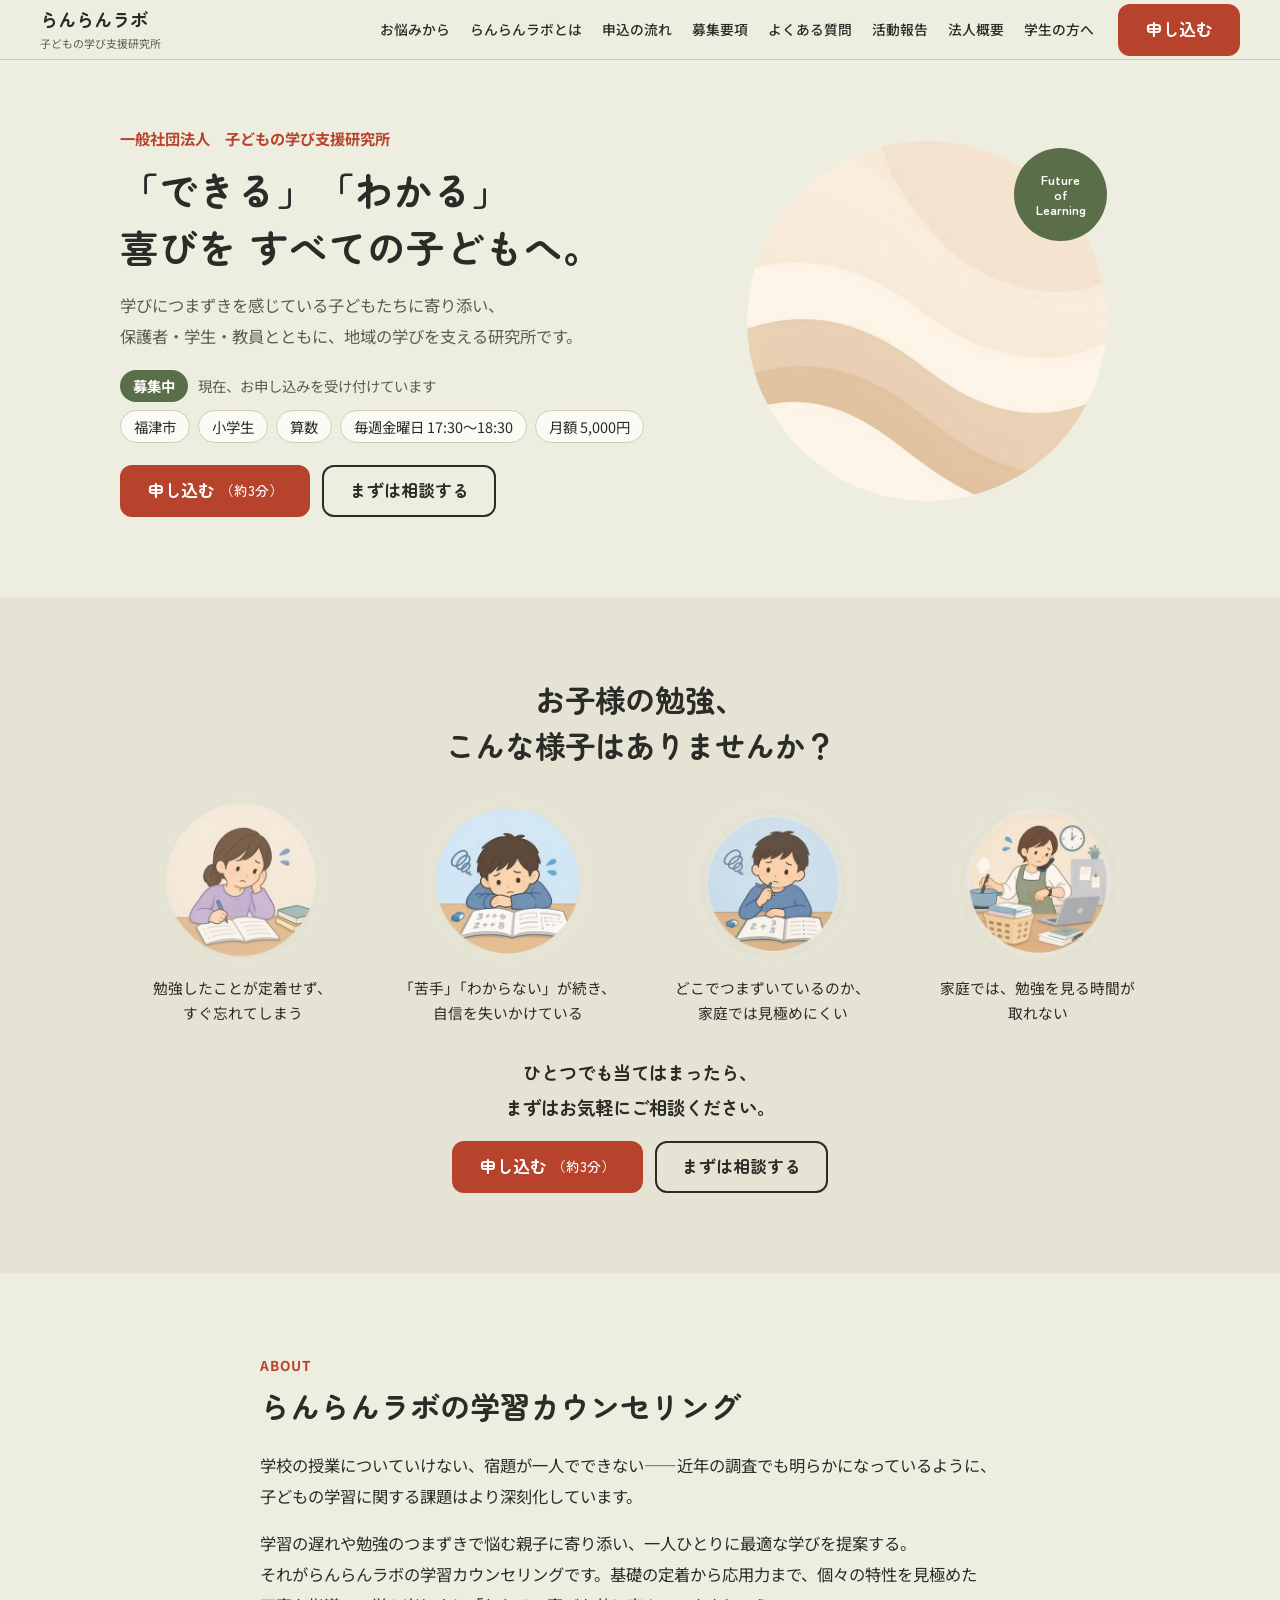
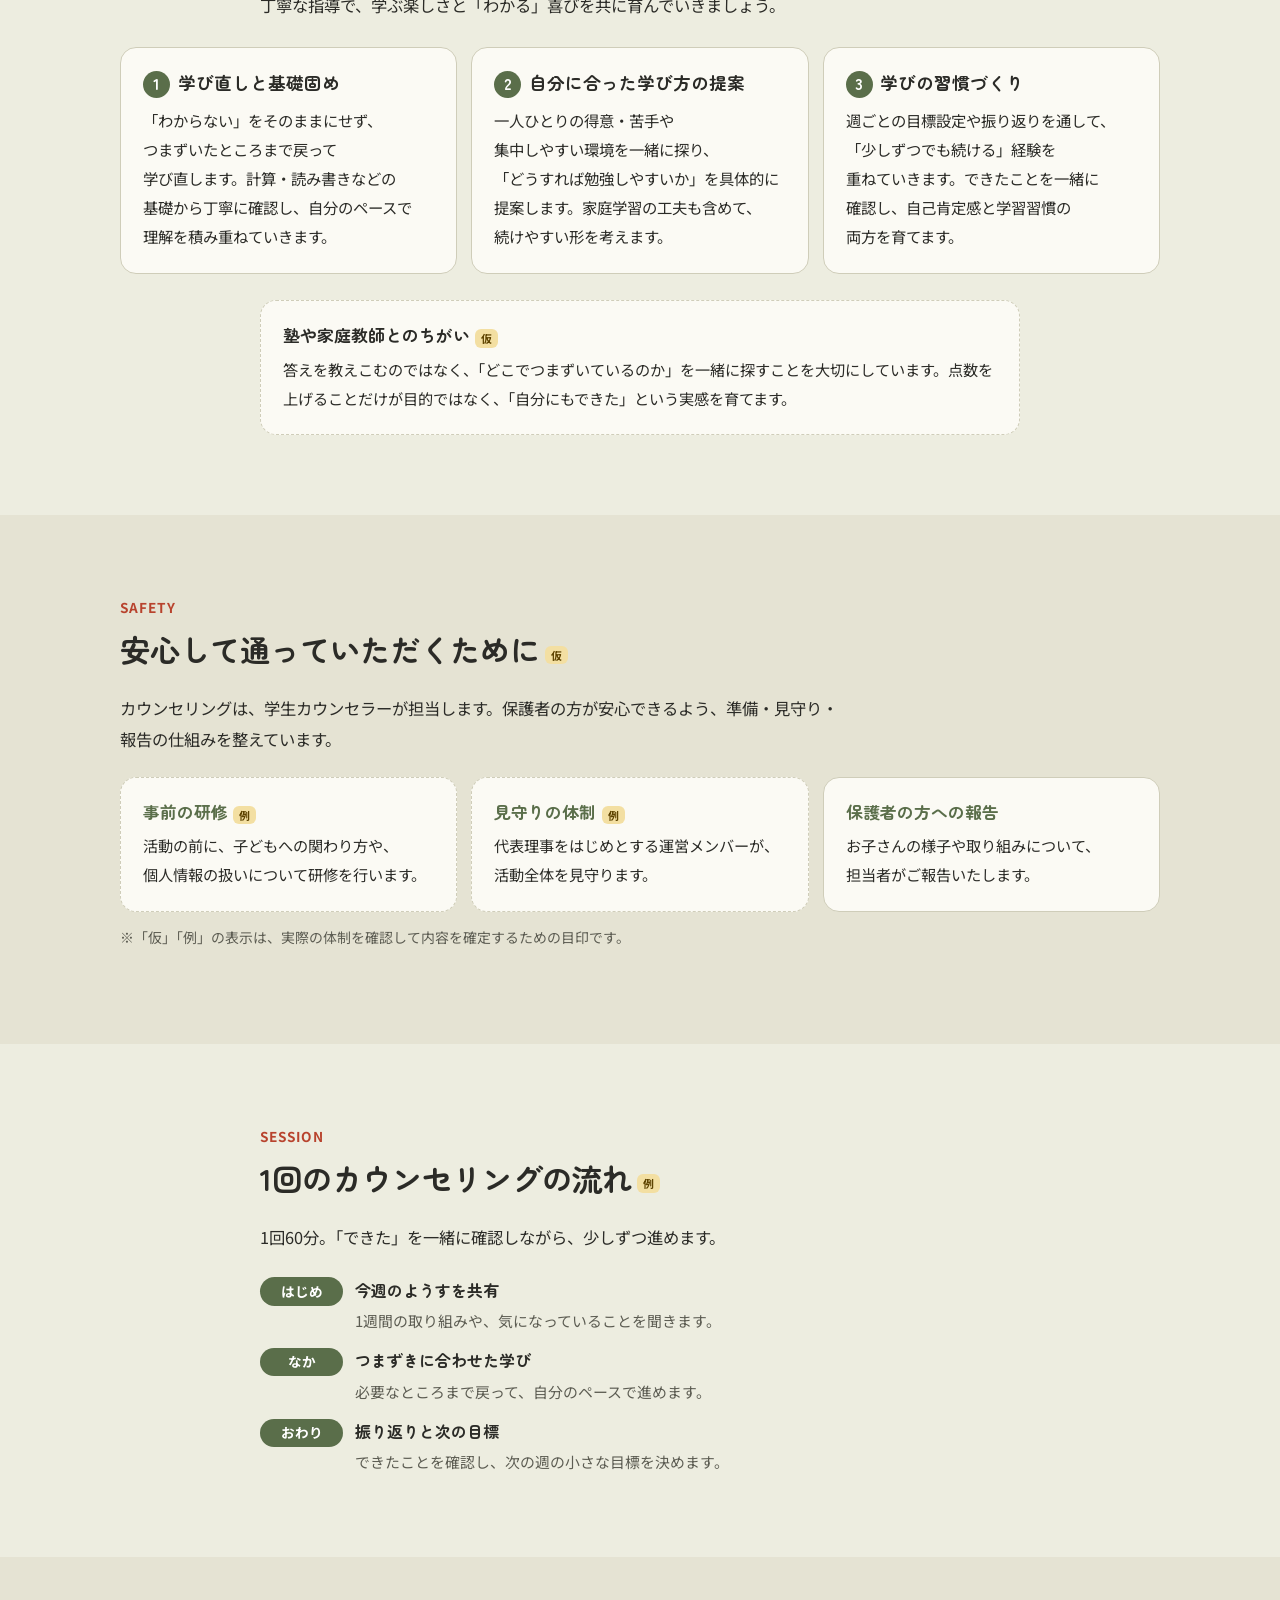
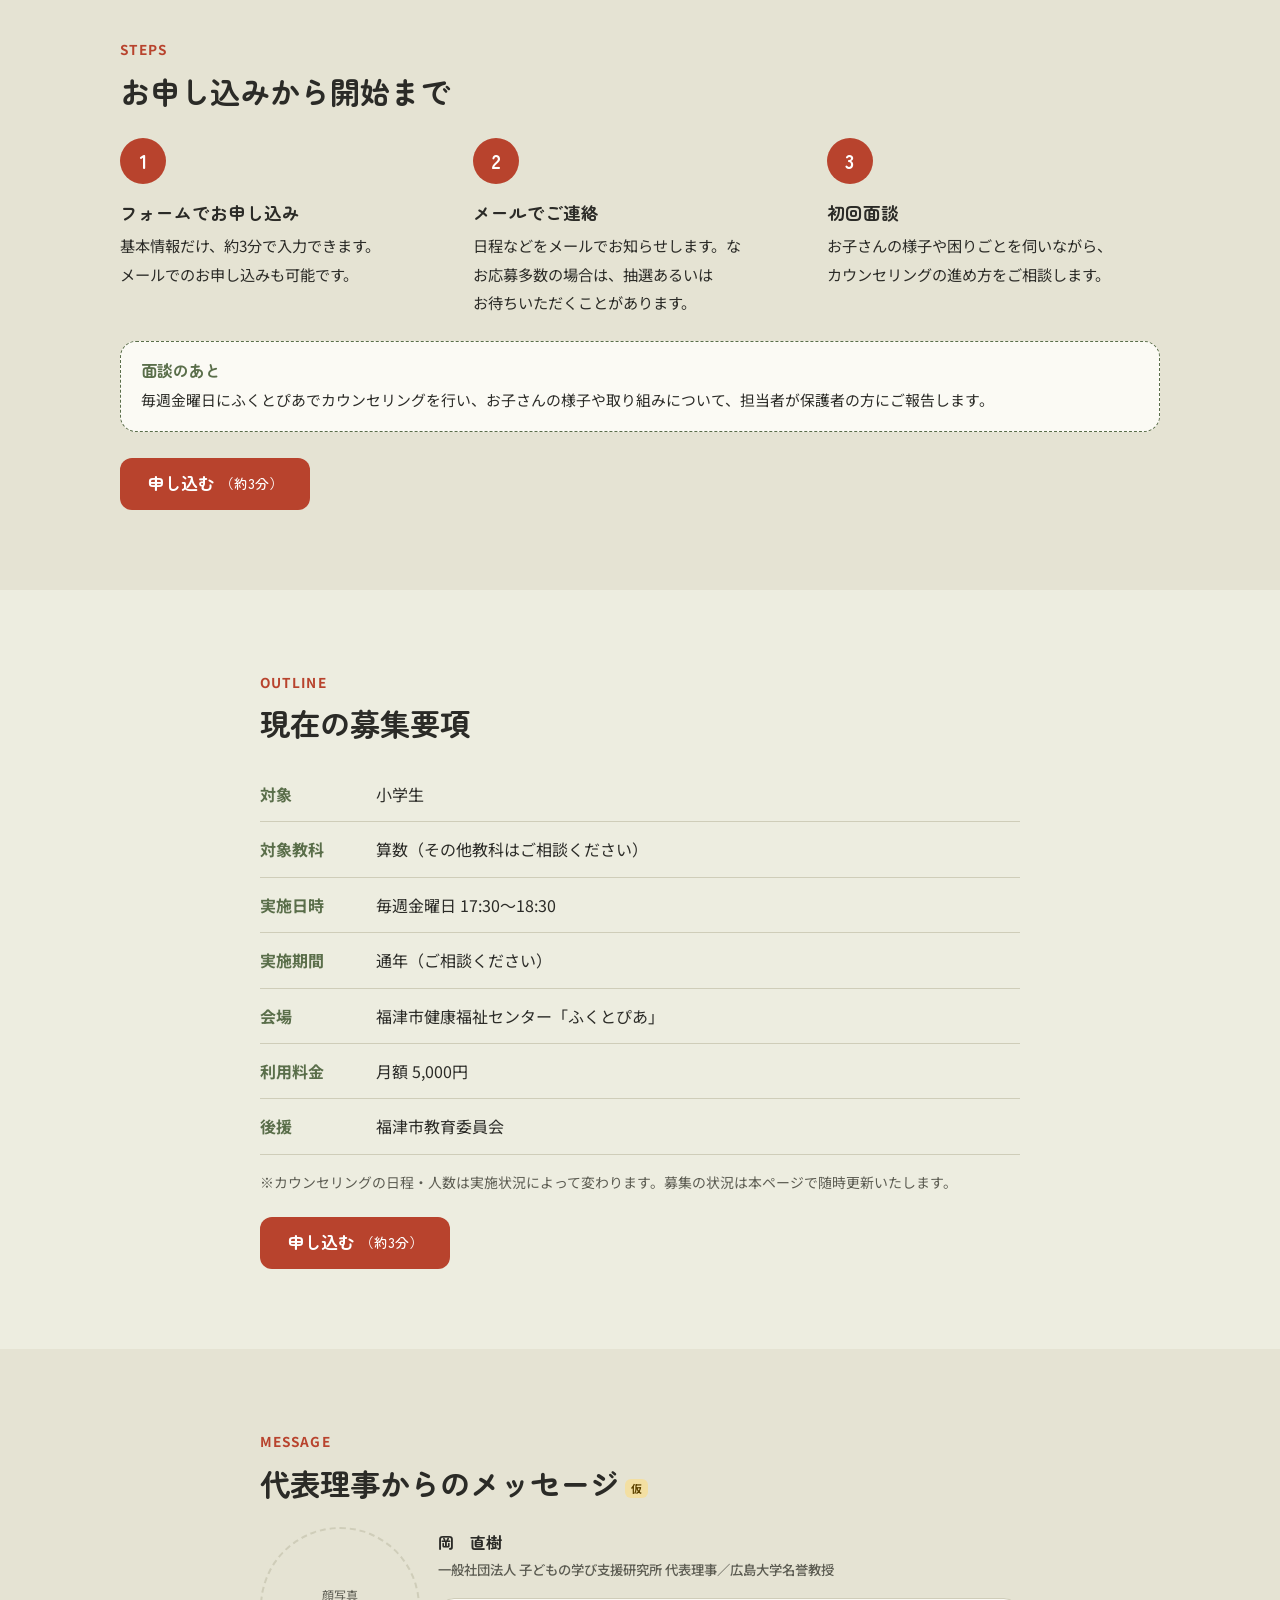
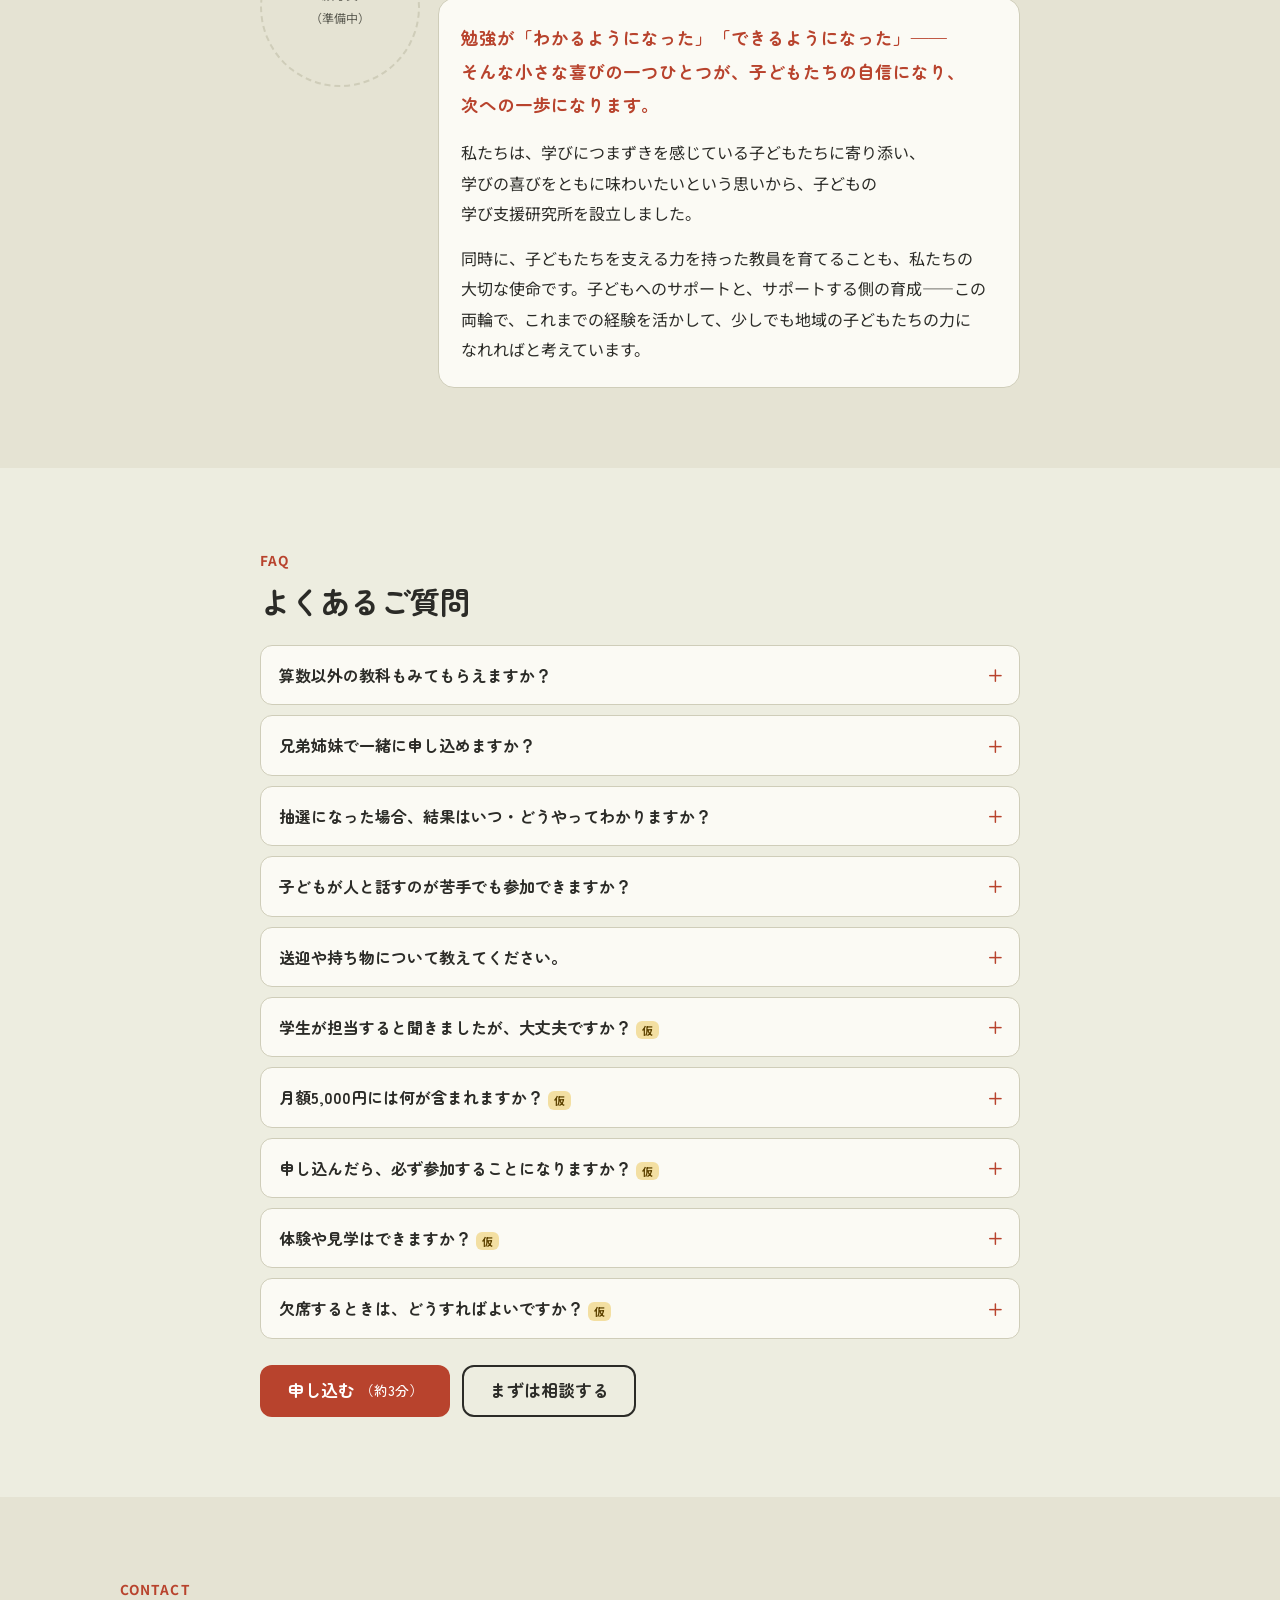
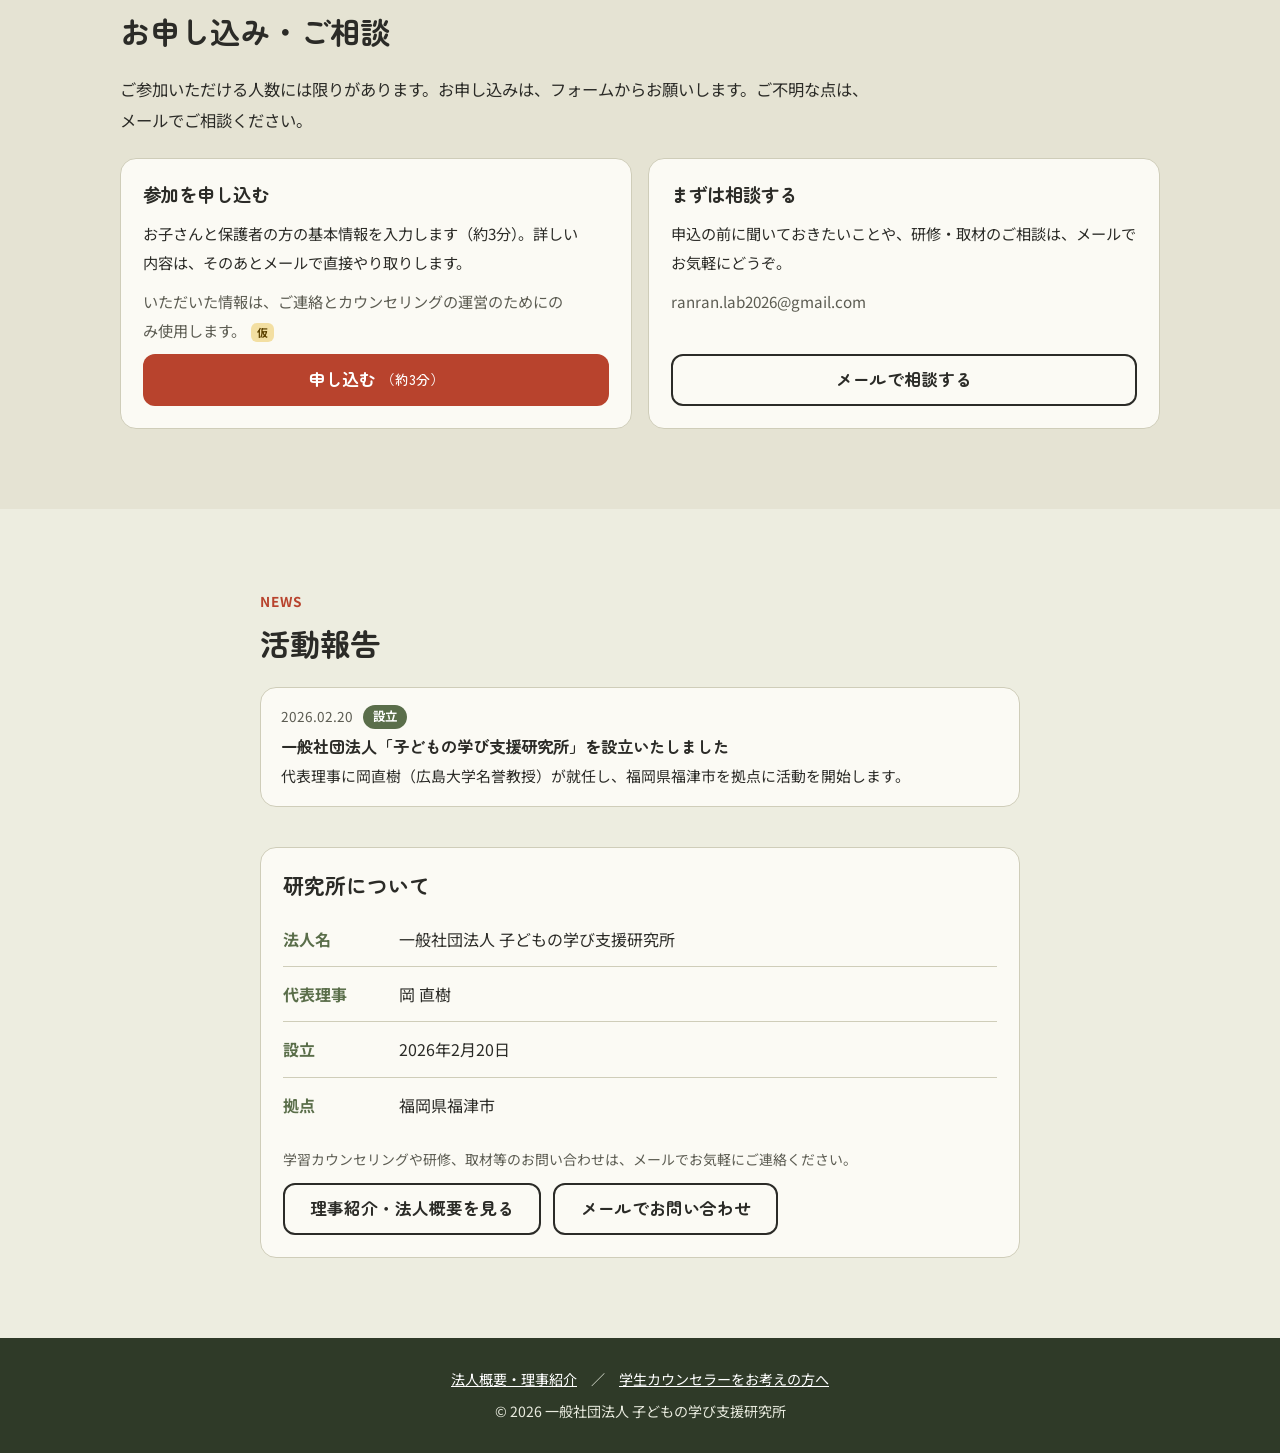
<file: index.html>
<!doctype html>
<html lang="ja">
<head>
  <meta charset="utf-8">
  <meta name="viewport" content="width=device-width, initial-scale=1">
  <meta name="robots" content="noindex, nofollow"><!-- 確認用：本番公開前にこの行を削除する -->
  <title>子どもの学び支援研究所「らんらんラボ」｜福津市の小学生向け学習カウンセリング</title>
  <meta name="description" content="福岡県福津市で、学びにつまずきを感じている小学生と保護者に寄り添う学習カウンセリング「らんらんラボ」。毎週金曜、ふくとぴあで開催。福津市教育委員会後援。">
  <meta name="theme-color" content="#EDEDE0">
  <meta property="og:type" content="website">
  <meta property="og:title" content="子どもの学び支援研究所「らんらんラボ」">
  <meta property="og:description" content="「できる」「わかる」喜びをすべての子どもへ。福津市の小学生向け学習カウンセリング。">
  <link rel="preconnect" href="https://fonts.googleapis.com">
  <link rel="preconnect" href="https://fonts.gstatic.com" crossorigin>
  <link href="https://fonts.googleapis.com/css2?family=Noto+Sans+JP:wght@400;500;700&family=Zen+Maru+Gothic:wght@500;700&display=swap" rel="stylesheet">
  <link rel="stylesheet" href="css/style.css">
</head>
<body>

<header class="site-header" id="top">
  <div class="wrap">
    <a class="brand" href="#top"><b>らんらんラボ</b><small>子どもの学び支援研究所</small></a>
    <nav class="site-nav" id="site-nav" aria-label="メインメニュー">
      <a href="#worries">お悩みから</a>
      <a href="#about">らんらんラボとは</a>
      <a href="#steps">申込の流れ</a>
      <a href="#outline">募集要項</a>
      <a href="#faq">よくある質問</a>
      <a href="#news">活動報告</a>
      <a href="about.html">法人概要</a>
      <a href="students.html">学生の方へ</a>
    </nav>
    <a class="btn btn-primary head-apply" data-cta="apply" href="https://x.gd/C9hQL"><span class="cta-label">申し込む</span></a>
    <button class="nav-toggle" type="button" aria-expanded="false" aria-controls="site-nav" aria-label="メニューを開く"><span></span></button>
  </div>
</header>

<noscript><p class="noscript-note">JavaScriptをオンにすると、募集状況が正しく表示されます。</p></noscript>

<main>

  <!-- 1. トップ -->
  <section class="hero">
    <div class="wrap hero-grid">
      <div>
        <p class="org">一般社団法人　子どもの学び支援研究所</p>
        <h1><span class="nb">「できる」「わかる」</span><br><span class="nb">喜びを</span> <span class="nb">すべての子どもへ。</span></h1>
        <p class="lead">学びにつまずきを感じている子どもたちに寄り添い、<br>保護者・学生・教員とともに、地域の学びを支える研究所です。</p>

        <div class="status-line">
          <span class="badge" data-site="status-label">募集中</span>
          <span class="status-note" data-site="status-note">現在、お申し込みを受け付けています</span>
        </div>
        <ul class="facts" aria-label="概要">
          <li data-fact="area">福津市</li>
          <li data-fact="target">小学生</li>
          <li>算数</li>
          <li data-fact="schedule">毎週金曜日 17:30〜18:30</li>
          <li data-fact="fee">月額 5,000円</li>
        </ul>
        <div class="btn-row" id="hero-cta">
          <a class="btn btn-primary" data-cta="apply" href="https://x.gd/C9hQL" target="_blank" rel="noopener"><span class="cta-label">申し込む</span><span class="cta-min">（約3分）</span></a>
          <a class="btn btn-ghost" data-cta="consult" href="mailto:ranran.lab2026@gmail.com?subject=%E5%AD%A6%E7%BF%92%E6%94%AF%E6%8F%B4%20%E3%82%89%E3%82%93%E3%82%89%E3%82%93%E3%83%A9%E3%83%9C%20%E3%81%94%E7%9B%B8%E8%AB%87">まずは相談する</a>
        </div>
      </div>

      <div class="hero-art" aria-hidden="true">
        <img src="assets/hero-wave.jpg" alt="" width="788" height="788" fetchpriority="high">
        <div class="tag">Future<br>of<br>Learning</div>
      </div>
    </div>
  </section>

  <!-- 2. こんな様子はありませんか？ -->
  <section class="section alt" id="worries">
    <div class="wrap">
      <h2 class="center">お子様の勉強、<br>こんな様子はありませんか？</h2>
      <ul class="worries">
        <li><img src="assets/worry1.jpg" alt="" width="364" height="364" loading="lazy">勉強したことが定着せず、すぐ忘れてしまう</li>
        <li><img src="assets/worry2.jpg" alt="" width="364" height="364" loading="lazy">「苦手」「わからない」が続き、自信を失いかけている</li>
        <li><img src="assets/worry3.jpg" alt="" width="364" height="364" loading="lazy">どこでつまずいているのか、家庭では見極めにくい</li>
        <li><img src="assets/worry4.jpg" alt="" width="364" height="364" loading="lazy">家庭では、勉強を見る時間が取れない</li>
      </ul>
      <div class="callout">
        <p>ひとつでも当てはまったら、<br>まずはお気軽にご相談ください。</p>
        <div class="btn-row" style="justify-content:center">
          <a class="btn btn-primary" data-cta="apply" href="https://x.gd/C9hQL" target="_blank" rel="noopener"><span class="cta-label">申し込む</span><span class="cta-min">（約3分）</span></a>
          <a class="btn btn-ghost" data-cta="consult" href="#apply">まずは相談する</a>
        </div>
      </div>
    </div>
  </section>

  <!-- 3. らんらんラボとは -->
  <section class="section" id="about">
    <div class="narrow">
      <p class="section-label">ABOUT</p>
      <h2>らんらんラボの学習カウンセリング</h2>
      <p class="lead">学校の授業についていけない、宿題が一人でできない——近年の調査でも明らかになっているように、子どもの学習に関する課題はより深刻化しています。</p>
      <p class="lead">学習の遅れや勉強のつまずきで悩む親子に寄り添い、一人ひとりに最適な学びを提案する。それがらんらんラボの学習カウンセリングです。基礎の定着から応用力まで、個々の特性を見極めた丁寧な指導で、学ぶ楽しさと「わかる」喜びを共に育んでいきましょう。</p>
    </div>
    <div class="wrap">
      <ul class="pillars">
        <li class="card">
          <h3>学び直しと基礎固め</h3>
          <p>「わからない」をそのままにせず、つまずいたところまで戻って学び直します。計算・読み書きなどの基礎から丁寧に確認し、自分のペースで理解を積み重ねていきます。</p>
        </li>
        <li class="card">
          <h3>自分に合った学び方の提案</h3>
          <p>一人ひとりの得意・苦手や集中しやすい環境を一緒に探り、「どうすれば勉強しやすいか」を具体的に提案します。家庭学習の工夫も含めて、続けやすい形を考えます。</p>
        </li>
        <li class="card">
          <h3>学びの習慣づくり</h3>
          <p>週ごとの目標設定や振り返りを通して、「少しずつでも続ける」経験を重ねていきます。できたことを一緒に確認し、自己肯定感と学習習慣の両方を育てます。</p>
        </li>
      </ul>
    </div>
    <div class="narrow">
      <div class="card tbd">
        <h3 style="font-size:1.05rem;margin-bottom:6px">塾や家庭教師とのちがい<span class="draft-mark">仮</span></h3>
        <p style="margin:0;font-size:.95rem">答えを教えこむのではなく、「どこでつまずいているのか」を一緒に探すことを大切にしています。点数を上げることだけが目的ではなく、「自分にもできた」という実感を育てます。</p>
      </div>
    </div>
  </section>

  <!-- 4. 学生と見守り体制 -->
  <section class="section alt" id="tutors">
    <div class="wrap">
      <p class="section-label">SAFETY</p>
      <h2>安心して通っていただくために<span class="draft-mark">仮</span></h2>
      <p class="lead" style="max-width:46em">カウンセリングは、学生カウンセラーが担当します。保護者の方が安心できるよう、準備・見守り・報告の仕組みを整えています。</p>
      <div class="trio">
        <div class="card tbd">
          <h3>事前の研修<span class="draft-mark">例</span></h3>
          <p>活動の前に、子どもへの関わり方や、個人情報の扱いについて研修を行います。</p>
        </div>
        <div class="card tbd">
          <h3>見守りの体制<span class="draft-mark">例</span></h3>
          <p>代表理事をはじめとする運営メンバーが、活動全体を見守ります。</p>
        </div>
        <div class="card">
          <h3>保護者の方への報告</h3>
          <p>お子さんの様子や取り組みについて、担当者がご報告いたします。</p>
        </div>
      </div>
      <p class="small" style="margin-top:12px">※「仮」「例」の表示は、実際の体制を確認して内容を確定するための目印です。</p>
    </div>
  </section>

  <!-- 5. 1回の流れ -->
  <section class="section" id="session">
    <div class="narrow">
      <p class="section-label">SESSION</p>
      <h2>1回のカウンセリングの流れ<span class="draft-mark">例</span></h2>
      <p class="lead">1回60分。「できた」を一緒に確認しながら、少しずつ進めます。</p>
      <ul class="timeline">
        <li><time>はじめ</time><div><strong>今週のようすを共有</strong><span>1週間の取り組みや、気になっていることを聞きます。</span></div></li>
        <li><time>なか</time><div><strong>つまずきに合わせた学び</strong><span>必要なところまで戻って、自分のペースで進めます。</span></div></li>
        <li><time>おわり</time><div><strong>振り返りと次の目標</strong><span>できたことを確認し、次の週の小さな目標を決めます。</span></div></li>
      </ul>
    </div>
  </section>

  <!-- 6. 申込から開始までの流れ -->
  <section class="section alt" id="steps">
    <div class="wrap">
      <p class="section-label">STEPS</p>
      <h2>お申し込みから開始まで</h2>
      <ol class="steps">
        <li>
          <h3>フォームでお申し込み</h3>
          <p>基本情報だけ、約<span data-site="formmin">3</span>分で入力できます。メールでのお申し込みも可能です。</p>
        </li>
        <li>
          <h3>メールでご連絡</h3>
          <p>日程などをメールでお知らせします。なお応募多数の場合は、抽選あるいはお待ちいただくことがあります。</p>
        </li>
        <li>
          <h3>初回面談</h3>
          <p>お子さんの様子や困りごとを伺いながら、カウンセリングの進め方をご相談します。</p>
        </li>
      </ol>
      <div class="after">
        <h3>面談のあと</h3>
        <p>毎週金曜日にふくとぴあでカウンセリングを行い、お子さんの様子や取り組みについて、担当者が保護者の方にご報告します。</p>
      </div>
      <div class="btn-row">
        <a class="btn btn-primary" data-cta="apply" href="https://x.gd/C9hQL" target="_blank" rel="noopener"><span class="cta-label">申し込む</span><span class="cta-min">（約3分）</span></a>
      </div>
    </div>
  </section>

  <!-- 7. 募集要項 -->
  <section class="section" id="outline">
    <div class="narrow">
      <p class="section-label">OUTLINE</p>
      <h2>現在の募集要項</h2>
      <dl class="outline">
        <div><dt>対象</dt><dd data-fact="target">小学生</dd></div>
        <div><dt>対象教科</dt><dd data-fact="subject">算数（その他教科はご相談ください）</dd></div>
        <div><dt>実施日時</dt><dd data-fact="schedule">毎週金曜日 17:30〜18:30</dd></div>
        <div><dt>実施期間</dt><dd data-fact="term">通年（ご相談ください）</dd></div>
        <div><dt>会場</dt><dd data-fact="venue">福津市健康福祉センター「ふくとぴあ」</dd></div>
        <div><dt>利用料金</dt><dd data-fact="fee">月額 5,000円</dd></div>
        <div><dt>後援</dt><dd data-fact="sponsor">福津市教育委員会</dd></div>
      </dl>
      <p class="small">※カウンセリングの日程・人数は実施状況によって変わります。募集の状況は本ページで随時更新いたします。</p>
      <div class="btn-row" style="margin-top:22px">
        <a class="btn btn-primary" data-cta="apply" href="https://x.gd/C9hQL" target="_blank" rel="noopener"><span class="cta-label">申し込む</span><span class="cta-min">（約3分）</span></a>
      </div>
    </div>
  </section>

  <!-- 8. 代表理事メッセージ -->
  <section class="section alt" id="message">
    <div class="narrow">
      <p class="section-label">MESSAGE</p>
      <h2>代表理事からのメッセージ<span class="draft-mark">仮</span></h2>
      <div class="message">
        <div class="portrait" role="img" aria-label="顔写真の予定地">顔写真<br>（準備中）</div>
        <div>
          <p class="who">岡　直樹<small>一般社団法人 子どもの学び支援研究所 代表理事／広島大学名誉教授</small></p>
          <div class="card">
            <p class="msg-lead">勉強が「わかるようになった」「できるようになった」——そんな小さな喜びの一つひとつが、子どもたちの自信になり、次への一歩になります。</p>
            <p>私たちは、学びにつまずきを感じている子どもたちに寄り添い、学びの喜びをともに味わいたいという思いから、子どもの学び支援研究所を設立しました。</p>
            <p>同時に、子どもたちを支える力を持った教員を育てることも、私たちの大切な使命です。子どもへのサポートと、サポートする側の育成——この両輪で、これまでの経験を活かして、少しでも地域の子どもたちの力になれればと考えています。</p>
          </div>
        </div>
      </div>
    </div>
  </section>

  <!-- 9. よくある質問 -->
  <section class="section" id="faq">
    <div class="narrow faq">
      <p class="section-label">FAQ</p>
      <h2>よくあるご質問</h2>
      <details>
        <summary>算数以外の教科もみてもらえますか？</summary>
        <div class="ans"><p>今回の募集は算数を対象としています。他教科についてのご相談も承っておりますので、まずはメールでお問い合わせください。</p></div>
      </details>
      <details>
        <summary>兄弟姉妹で一緒に申し込めますか？</summary>
        <div class="ans"><p>可能です。お申し込みの際に、兄弟姉妹での参加希望であることをお知らせください。</p></div>
      </details>
      <details>
        <summary>抽選になった場合、結果はいつ・どうやってわかりますか？</summary>
        <div class="ans"><p>応募多数の場合は抽選となり、結果および初回支援の詳細はお申し込み時にいただいたメールアドレスへご連絡します。</p></div>
      </details>
      <details>
        <summary>子どもが人と話すのが苦手でも参加できますか？</summary>
        <div class="ans"><p>心理面の支援も重視しておりますので、初めは緊張するお子さんも安心して参加いただけます。事前にご心配な点があれば、お申し込みの際にお知らせください。</p></div>
      </details>
      <details>
        <summary>送迎や持ち物について教えてください。</summary>
        <div class="ans"><p>会場（ふくとぴあ）への送迎は保護者の方にお願いしております。会場には駐車場がございます。持ち物は初回面談時にご案内します。</p></div>
      </details>
      <details>
        <summary>学生が担当すると聞きましたが、大丈夫ですか？<span class="draft-mark">仮</span></summary>
        <div class="ans"><p>【確認中】学生の研修・見守りの体制が決まり次第、ここに記載します。</p></div>
      </details>
      <details>
        <summary>月額5,000円には何が含まれますか？<span class="draft-mark">仮</span></summary>
        <div class="ans"><p>【確認中】教材費・保険など、料金に含まれる内容を記載します。</p></div>
      </details>
      <details>
        <summary>申し込んだら、必ず参加することになりますか？<span class="draft-mark">仮</span></summary>
        <div class="ans"><p>【確認中】初回面談の位置づけ（見合わせの可否・費用）を記載します。</p></div>
      </details>
      <details>
        <summary>体験や見学はできますか？<span class="draft-mark">仮</span></summary>
        <div class="ans"><p>【確認中】体験・見学の可否を記載します。</p></div>
      </details>
      <details>
        <summary>欠席するときは、どうすればよいですか？<span class="draft-mark">仮</span></summary>
        <div class="ans"><p>【確認中】欠席連絡の方法と、振替の有無を記載します。</p></div>
      </details>
      <div class="btn-row" style="margin-top:26px">
        <a class="btn btn-primary" data-cta="apply" href="https://x.gd/C9hQL" target="_blank" rel="noopener"><span class="cta-label">申し込む</span><span class="cta-min">（約3分）</span></a>
        <a class="btn btn-ghost" data-cta="consult" href="#apply">まずは相談する</a>
      </div>
    </div>
  </section>

  <!-- 10. 申込・相談 -->
  <section class="section alt" id="apply">
    <div class="wrap">
      <p class="section-label">CONTACT</p>
      <h2>お申し込み・ご相談</h2>
      <p class="lead" style="max-width:46em">ご参加いただける人数には限りがあります。お申し込みは、フォームからお願いします。ご不明な点は、メールでご相談ください。</p>
      <div class="apply-grid">
        <div class="card">
          <h3>参加を申し込む</h3>
          <p>お子さんと保護者の方の基本情報を入力します（約<span data-site="formmin">3</span>分）。詳しい内容は、そのあとメールで直接やり取りします。</p>
          <p class="small">いただいた情報は、ご連絡とカウンセリングの運営のためにのみ使用します。<span class="draft-mark">仮</span></p>
          <a class="btn btn-primary" data-cta="apply" href="https://x.gd/C9hQL" target="_blank" rel="noopener"><span class="cta-label">申し込む</span><span class="cta-min">（約3分）</span></a>
        </div>
        <div class="card">
          <h3>まずは相談する</h3>
          <p>申込の前に聞いておきたいことや、研修・取材のご相談は、メールでお気軽にどうぞ。</p>
          <p class="mailline"><span data-site="email">ranran.lab2026@gmail.com</span></p>
          <a class="btn btn-ghost" data-cta="consult" href="mailto:ranran.lab2026@gmail.com?subject=%E5%AD%A6%E7%BF%92%E6%94%AF%E6%8F%B4%20%E3%82%89%E3%82%93%E3%82%89%E3%82%93%E3%83%A9%E3%83%9C%20%E3%81%94%E7%9B%B8%E8%AB%87">メールで相談する</a>
        </div>
      </div>
    </div>
  </section>

  <!-- 11. 活動報告・法人概要 -->
  <section class="section" id="news">
    <div class="narrow">
      <p class="section-label">NEWS</p>
      <h2>活動報告</h2>
      <ul class="news-list" id="news-list">
        <li class="news-item">
          <div class="meta"><time>2026.02.20</time><span class="tagname">設立</span></div>
          <h3>一般社団法人「子どもの学び支援研究所」を設立いたしました</h3>
          <p>代表理事に岡直樹（広島大学名誉教授）が就任し、福岡県福津市を拠点に活動を開始します。</p>
        </li>
      </ul>

      <div id="org" class="card org-card">
        <h2 style="font-size:1.3rem;margin-bottom:10px">研究所について</h2>
        <dl class="outline">
          <div><dt>法人名</dt><dd>一般社団法人 子どもの学び支援研究所</dd></div>
          <div><dt>代表理事</dt><dd>岡 直樹</dd></div>
          <div><dt>設立</dt><dd>2026年2月20日</dd></div>
          <div><dt>拠点</dt><dd>福岡県福津市</dd></div>
        </dl>
        <p class="small" style="margin-bottom:10px">学習カウンセリングや研修、取材等のお問い合わせは、メールでお気軽にご連絡ください。</p>
        <div class="btn-row">
          <a class="btn btn-ghost" href="about.html">理事紹介・法人概要を見る</a>
          <a class="btn btn-ghost" data-cta="contact" href="mailto:ranran.lab2026@gmail.com?subject=%E3%81%8A%E5%95%8F%E3%81%84%E5%90%88%E3%82%8F%E3%81%9B">メールでお問い合わせ</a>
        </div>
      </div>
    </div>
  </section>

</main>

<footer class="site-footer">
  <div class="wrap">
    <p style="margin:0 0 6px"><a href="about.html">法人概要・理事紹介</a>　／　<a href="students.html">学生カウンセラーをお考えの方へ</a></p>
    <p style="margin:0">© 2026 一般社団法人 子どもの学び支援研究所</p>
  </div>
</footer>

<!-- 画面下の固定ボタン（スマホのみ） -->
<div class="sticky-cta" aria-label="申込・相談">
  <a class="btn btn-primary" data-cta="apply" href="https://x.gd/C9hQL" target="_blank" rel="noopener"><span class="cta-label">申し込む</span></a>
  <a class="btn btn-ghost" data-cta="consult" href="#apply">相談する</a>
</div>

<script src="data/config.js"></script>
<script src="js/main.js"></script>
</body>
</html>
</file>
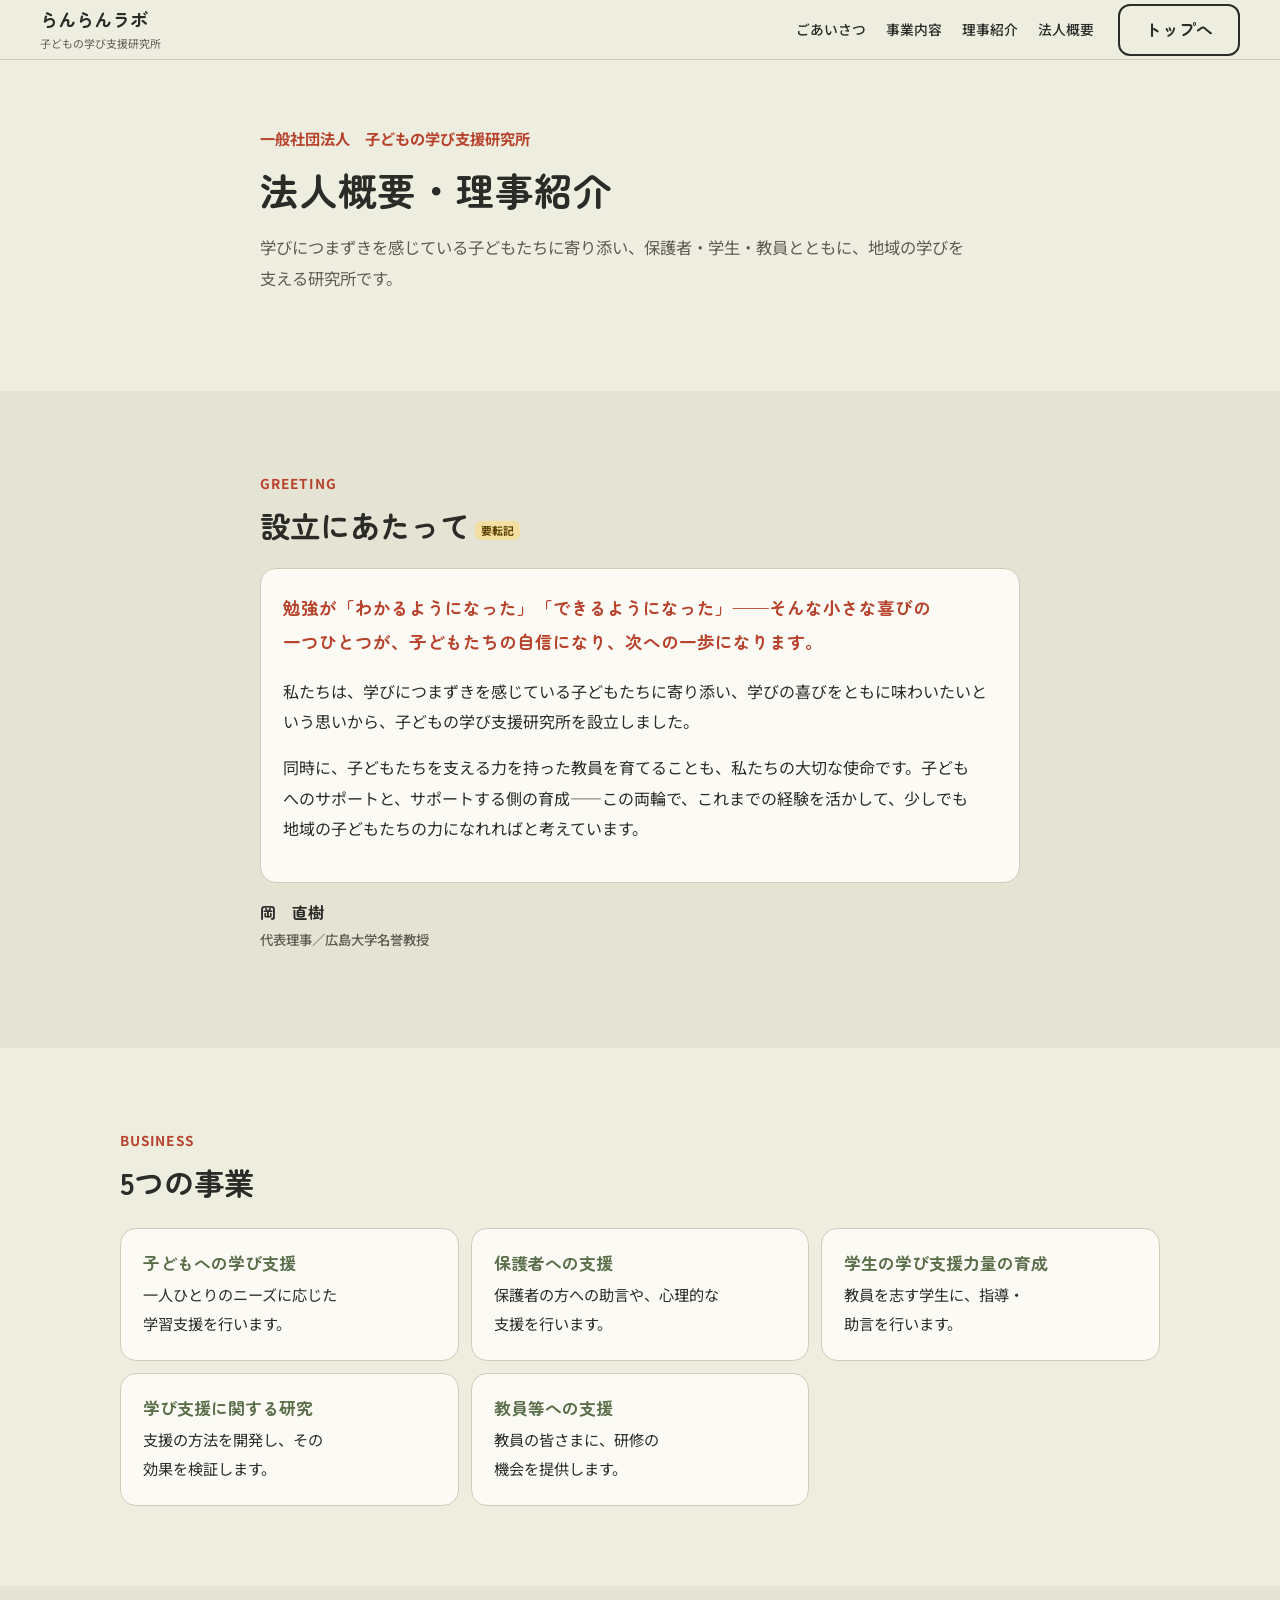
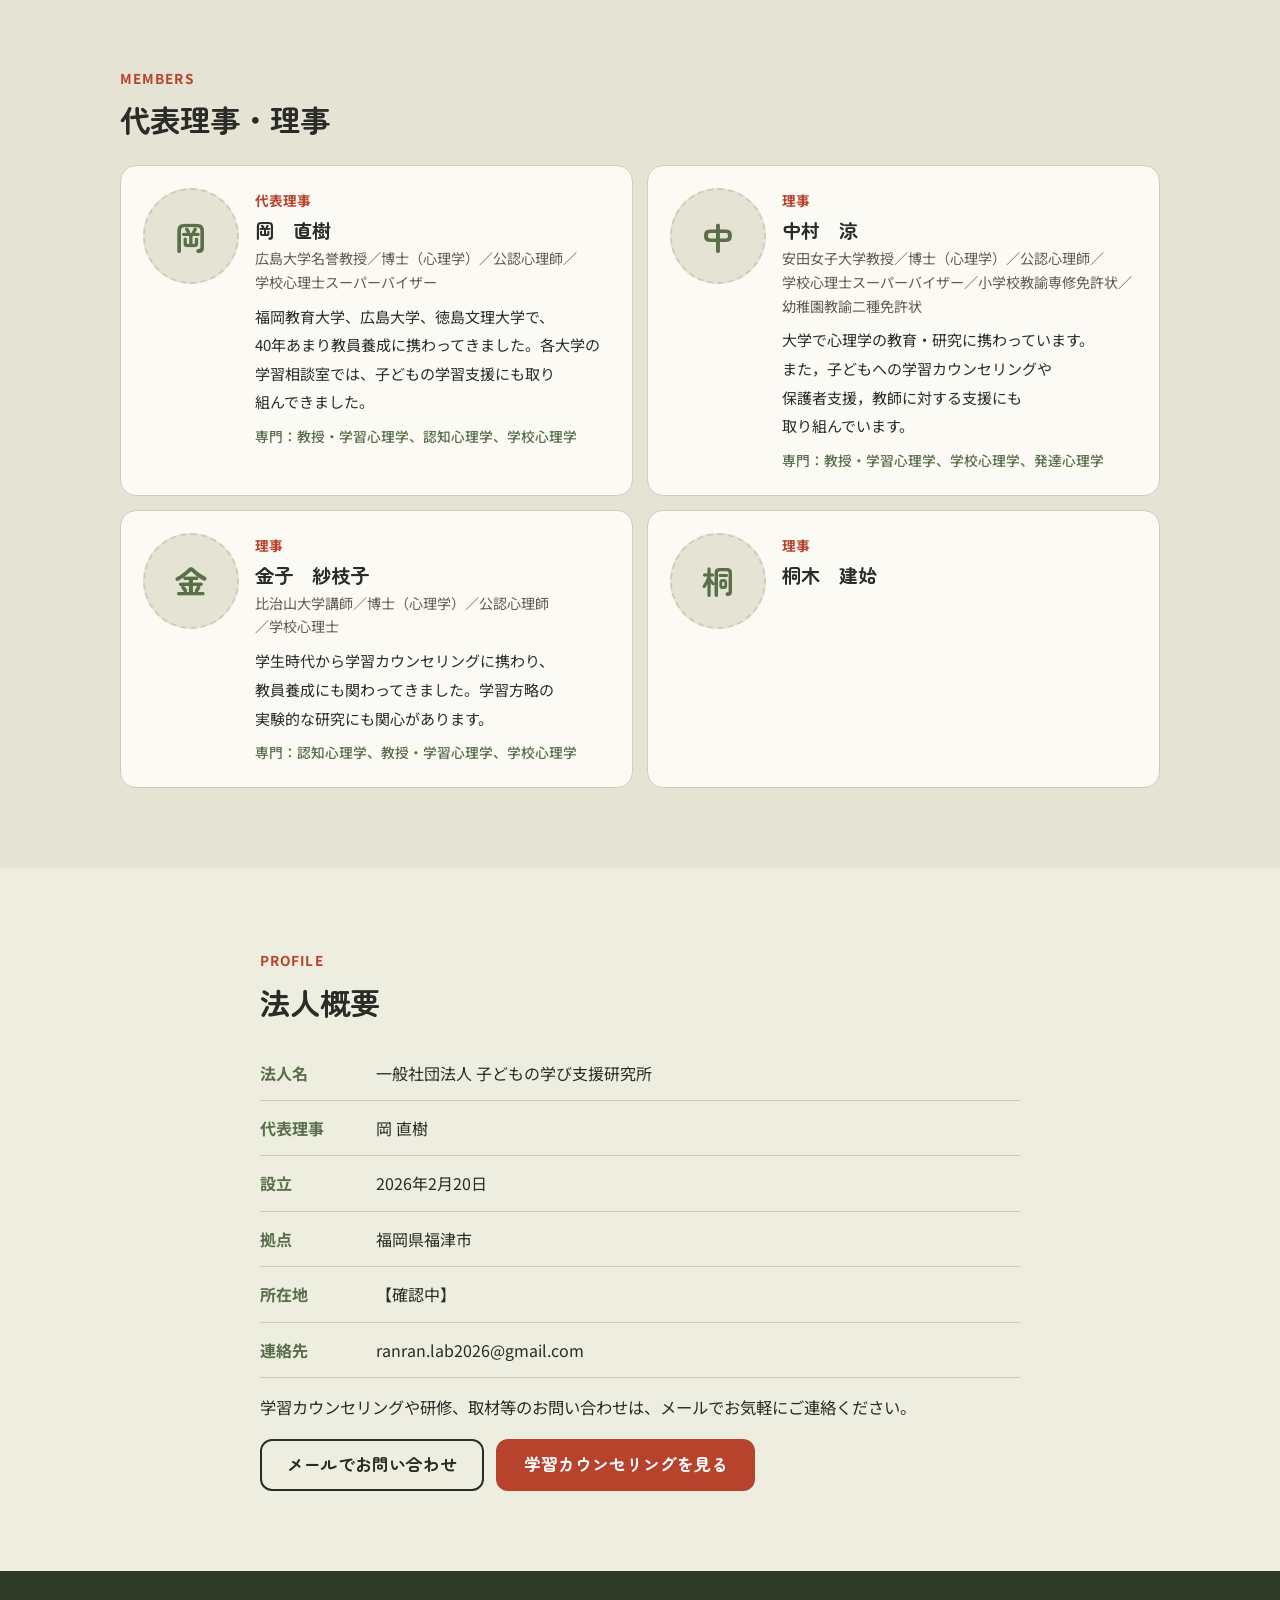
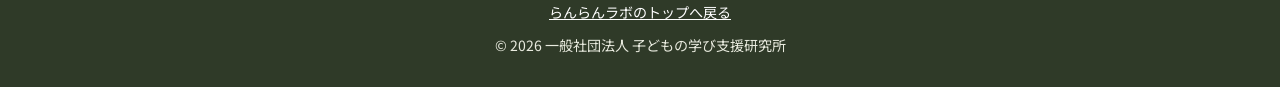
<file: about.html>
<!doctype html>
<html lang="ja">
<head>
  <meta charset="utf-8">
  <meta name="viewport" content="width=device-width, initial-scale=1">
  <meta name="robots" content="noindex, nofollow"><!-- 確認用：本番公開前にこの行を削除する -->
  <title>法人概要・理事紹介｜子どもの学び支援研究所「らんらんラボ」</title>
  <meta name="description" content="一般社団法人 子どもの学び支援研究所の事業内容、理事の紹介、法人概要。福岡県福津市を拠点に、学びにつまずきを感じている子どもたちを支えます。">
  <meta name="theme-color" content="#EDEDE0">
  <link rel="preconnect" href="https://fonts.googleapis.com">
  <link rel="preconnect" href="https://fonts.gstatic.com" crossorigin>
  <link href="https://fonts.googleapis.com/css2?family=Noto+Sans+JP:wght@400;500;700&family=Zen+Maru+Gothic:wght@500;700&display=swap" rel="stylesheet">
  <link rel="stylesheet" href="css/style.css">
</head>
<body>

<header class="site-header" id="top">
  <div class="wrap">
    <a class="brand" href="index.html"><b>らんらんラボ</b><small>子どもの学び支援研究所</small></a>
    <nav class="site-nav" id="site-nav" aria-label="メインメニュー">
      <a href="#greeting">ごあいさつ</a>
      <a href="#business">事業内容</a>
      <a href="#members">理事紹介</a>
      <a href="#profile">法人概要</a>
    </nav>
    <a class="btn btn-ghost head-apply" href="index.html">トップへ</a>
    <button class="nav-toggle" type="button" aria-expanded="false" aria-controls="site-nav" aria-label="メニューを開く"><span></span></button>
  </div>
</header>

<main>
  <section class="hero">
    <div class="narrow-hero">
      <p class="org">一般社団法人　子どもの学び支援研究所</p>
      <h1><span class="nb">法人概要・</span><span class="nb">理事紹介</span></h1>
      <p class="lead">学びにつまずきを感じている子どもたちに寄り添い、保護者・学生・教員とともに、地域の学びを支える研究所です。</p>
    </div>
  </section>

  <!-- ごあいさつ -->
  <section class="section alt" id="greeting">
    <div class="narrow">
      <p class="section-label">GREETING</p>
      <h2>設立にあたって<span class="draft-mark">要転記</span></h2>
       <div class="card">
         <p class="msg-lead">勉強が「わかるようになった」「できるようになった」——そんな小さな喜びの一つひとつが、子どもたちの自信になり、次への一歩になります。</p>
         <p>私たちは、学びにつまずきを感じている子どもたちに寄り添い、学びの喜びをともに味わいたいという思いから、子どもの学び支援研究所を設立しました。</p>
         <p>同時に、子どもたちを支える力を持った教員を育てることも、私たちの大切な使命です。子どもへのサポートと、サポートする側の育成——この両輪で、これまでの経験を活かして、少しでも地域の子どもたちの力になれればと考えています。</p>
       </div>
      <p class="who" style="margin-top:14px">岡　直樹<small>代表理事／広島大学名誉教授</small></p>
    </div>
  </section>

  <!-- 事業内容 -->
  <section class="section" id="business">
    <div class="wrap">
      <p class="section-label">BUSINESS</p>
      <h2>5つの事業</h2>
      <ul class="biz">
        <li class="card"><h3>子どもへの学び支援</h3><p>一人ひとりのニーズに応じた学習支援を行います。</p></li>
        <li class="card"><h3>保護者への支援</h3><p>保護者の方への助言や、心理的な支援を行います。</p></li>
        <li class="card"><h3>学生の学び支援力量の育成</h3><p>教員を志す学生に、指導・助言を行います。</p></li>
        <li class="card"><h3>学び支援に関する研究</h3><p>支援の方法を開発し、その効果を検証します。</p></li>
        <li class="card"><h3>教員等への支援</h3><p>教員の皆さまに、研修の機会を提供します。</p></li>
      </ul>
    </div>
  </section>

  <!-- 理事紹介 -->
  <section class="section alt" id="members">
    <div class="wrap">
      <p class="section-label">MEMBERS</p>
      <h2>代表理事・理事</h2>
      <ul class="people">
        <li class="card person">
          <div class="avatar" role="img" aria-label="顔写真の予定地">岡</div>
          <div>
            <p class="role">代表理事</p>
            <h3>岡　直樹</h3>
            <p class="aff">広島大学名誉教授／博士（心理学）／公認心理師／学校心理士スーパーバイザー</p>
            <p class="bio">福岡教育大学、広島大学、徳島文理大学で、40年あまり教員養成に携わってきました。各大学の学習相談室では、子どもの学習支援にも取り組んできました。</p>
            <p class="field">専門：教授・学習心理学、認知心理学、学校心理学</p>
          </div>
        </li>
        <li class="card person">
          <div class="avatar" role="img" aria-label="顔写真の予定地">中</div>
          <div>
            <p class="role">理事</p>
            <h3>中村　涼</h3>
            <p class="aff">安田女子大学教授／博士（心理学）／公認心理師／学校心理士スーパーバイザー／小学校教諭専修免許状／幼稚園教諭二種免許状</p>
            <p class="bio">大学で心理学の教育・研究に携わっています。また，子どもへの学習カウンセリングや保護者支援，教師に対する支援にも取り組んでいます。</p>
            <p class="field">専門：教授・学習心理学、学校心理学、発達心理学</p>
          </div>
        </li>
        <li class="card person">
          <div class="avatar" role="img" aria-label="顔写真の予定地">金</div>
          <div>
            <p class="role">理事</p>
            <h3>金子　紗枝子</h3>
            <p class="aff">比治山大学講師／博士（心理学）／公認心理師／学校心理士</p>
            <p class="bio">学生時代から学習カウンセリングに携わり、教員養成にも関わってきました。学習方略の実験的な研究にも関心があります。</p>
            <p class="field">専門：認知心理学、教授・学習心理学、学校心理学</p>
          </div>
        </li>
        <li class="card person">
          <div class="avatar" role="img" aria-label="顔写真の予定地">桐</div>
          <div>
            <p class="role">理事</p>
            <h3>桐木　建始</h3>
          </div>
        </li>
      </ul>
    </div>
  </section>

  <!-- 法人概要 -->
  <section class="section" id="profile">
    <div class="narrow">
      <p class="section-label">PROFILE</p>
      <h2>法人概要</h2>
      <dl class="outline">
        <div><dt>法人名</dt><dd>一般社団法人 子どもの学び支援研究所</dd></div>
        <div><dt>代表理事</dt><dd>岡 直樹</dd></div>
        <div><dt>設立</dt><dd>2026年2月20日</dd></div>
        <div><dt>拠点</dt><dd>福岡県福津市</dd></div>
        <div><dt>所在地</dt><dd>【確認中】</dd></div>
        <div><dt>連絡先</dt><dd><span data-site="email">ranran.lab2026@gmail.com</span></dd></div>
      </dl>
      <p class="lead">学習カウンセリングや研修、取材等のお問い合わせは、メールでお気軽にご連絡ください。</p>
      <div class="btn-row">
        <a class="btn btn-ghost" data-cta="contact" href="mailto:ranran.lab2026@gmail.com">メールでお問い合わせ</a>
        <a class="btn btn-primary" href="index.html#apply">学習カウンセリングを見る</a>
      </div>
    </div>
  </section>
</main>

<footer class="site-footer">
  <div class="wrap">
    <p style="margin:0 0 6px"><a href="index.html">らんらんラボのトップへ戻る</a></p>
    <p style="margin:0">© 2026 一般社団法人 子どもの学び支援研究所</p>
  </div>
</footer>

<script src="data/config.js"></script>
<script src="js/main.js"></script>
</body>
</html>
</file>
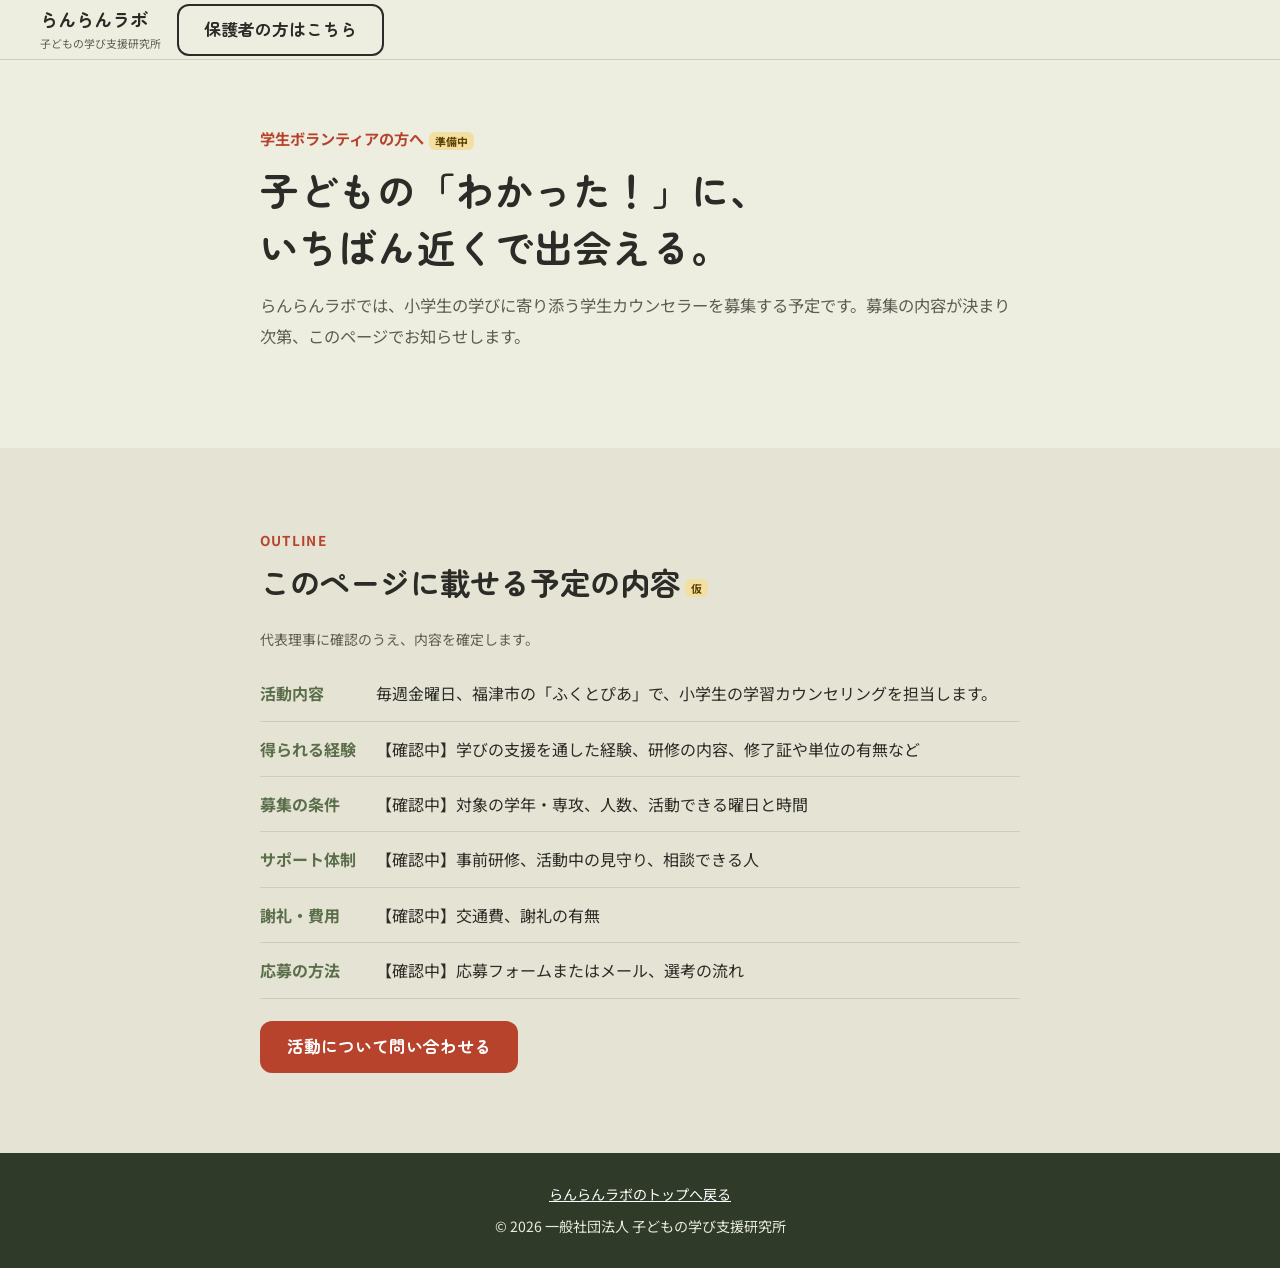
<file: students.html>
<!doctype html>
<html lang="ja">
<head>
  <meta charset="utf-8">
  <meta name="viewport" content="width=device-width, initial-scale=1">
  <meta name="robots" content="noindex, nofollow"><!-- 確認用：本番公開前にこの行を削除する -->
  <title>学生カウンセラーをお考えの方へ｜子どもの学び支援研究所「らんらんラボ」</title>
  <meta name="description" content="らんらんラボで、小学生の学びに寄り添う学生カウンセラーを募集する予定です。">
  <meta name="theme-color" content="#EDEDE0">
  <link rel="preconnect" href="https://fonts.googleapis.com">
  <link rel="preconnect" href="https://fonts.gstatic.com" crossorigin>
  <link href="https://fonts.googleapis.com/css2?family=Noto+Sans+JP:wght@400;500;700&family=Zen+Maru+Gothic:wght@500;700&display=swap" rel="stylesheet">
  <link rel="stylesheet" href="css/style.css">
</head>
<body>

<header class="site-header" id="top">
  <div class="wrap">
    <a class="brand" href="index.html"><b>らんらんラボ</b><small>子どもの学び支援研究所</small></a>
    <a class="btn btn-ghost head-apply" href="index.html">保護者の方はこちら</a>
  </div>
</header>

<main>
  <section class="hero">
    <div class="wrap narrow-hero">
      <p class="org">学生ボランティアの方へ<span class="draft-mark">準備中</span></p>
      <h1>子どもの「わかった！」に、<br>いちばん近くで出会える。</h1>
      <p class="lead">らんらんラボでは、小学生の学びに寄り添う学生カウンセラーを募集する予定です。募集の内容が決まり次第、このページでお知らせします。</p>
    </div>
  </section>

  <section class="section alt">
    <div class="narrow">
      <p class="section-label">OUTLINE</p>
      <h2>このページに載せる予定の内容<span class="draft-mark">仮</span></h2>
      <p class="small">代表理事に確認のうえ、内容を確定します。</p>
      <dl class="outline">
        <div><dt>活動内容</dt><dd>毎週金曜日、福津市の「ふくとぴあ」で、小学生の学習カウンセリングを担当します。</dd></div>
        <div><dt>得られる経験</dt><dd>【確認中】学びの支援を通した経験、研修の内容、修了証や単位の有無など</dd></div>
        <div><dt>募集の条件</dt><dd>【確認中】対象の学年・専攻、人数、活動できる曜日と時間</dd></div>
        <div><dt>サポート体制</dt><dd>【確認中】事前研修、活動中の見守り、相談できる人</dd></div>
        <div><dt>謝礼・費用</dt><dd>【確認中】交通費、謝礼の有無</dd></div>
        <div><dt>応募の方法</dt><dd>【確認中】応募フォームまたはメール、選考の流れ</dd></div>
      </dl>
      <div class="btn-row" style="margin-top:22px">
        <a class="btn btn-primary" data-cta="student" href="mailto:ranran.lab2026@gmail.com">活動について問い合わせる</a>
      </div>
    </div>
  </section>
</main>

<footer class="site-footer">
  <div class="wrap">
    <p style="margin:0 0 6px"><a href="index.html">らんらんラボのトップへ戻る</a></p>
    <p style="margin:0">© 2026 一般社団法人 子どもの学び支援研究所</p>
  </div>
</footer>

<script src="data/config.js"></script>
<script src="js/main.js"></script>
</body>
</html>
</file>
<file: css/style.css>
/* らんらんラボ — スマホ優先のスタイル */
:root {
  --bg: #EDEDE0;
  --bg2: #E5E3D3;
  --card: #FBFAF4;
  --ink: #2B2B27;
  --sub: #5C5C52;
  --accent: #B8432D;
  --accent-d: #9A3623;
  --olive: #5A6E4A;
  --line: #CFCDB9;
  --radius: 16px;
  --head-h: 60px;
  --font-head: "Zen Maru Gothic", "Hiragino Maru Gothic ProN", "Noto Sans JP", sans-serif;
  --font-body: "Noto Sans JP", "Hiragino Sans", "Yu Gothic UI", "Meiryo", sans-serif;
}

*, *::before, *::after { box-sizing: border-box; }
html { scroll-behavior: smooth; -webkit-text-size-adjust: 100%; }
@media (prefers-reduced-motion: reduce) { html { scroll-behavior: auto; } }

body {
  margin: 0;
  background: var(--bg);
  color: var(--ink);
  font-family: var(--font-body);
  font-size: 16px;
  line-height: 1.9;
  /* 日本語を文節で折り返す（対応ブラウザ）。未対応は main.js が補う */
  word-break: auto-phrase;
  line-break: strict;
  overflow-wrap: anywhere;
}
body.has-sticky { padding-bottom: 76px; }

img { max-width: 100%; display: block; }
a { color: var(--accent); }
h1, h2, h3 { font-family: var(--font-head); line-height: 1.5; margin: 0; text-wrap: balance; }
p { margin: 0 0 1em; text-wrap: pretty; }
:focus-visible { outline: 3px solid var(--olive); outline-offset: 3px; }
section[id], header[id] { scroll-margin-top: calc(var(--head-h) + 8px); }

.wrap { width: min(100% - 40px, 1040px); margin-inline: auto; }
.narrow { width: min(100% - 40px, 760px); margin-inline: auto; }

/* ---------- ヘッダー ---------- */
.site-header {
  position: sticky; top: 0; z-index: 50;
  height: var(--head-h);
  background: rgba(237, 237, 224, .96);
  backdrop-filter: blur(6px);
  border-bottom: 1px solid var(--line);
}
.site-header .wrap { width: min(100% - 40px, 1200px); height: 100%; display: flex; align-items: center; gap: 10px; }
.brand { text-decoration: none; color: var(--ink); line-height: 1.25; margin-right: auto; }
.brand b { display: block; font-family: var(--font-head); font-size: 1.15rem; }
.brand small { font-size: .68rem; color: var(--sub); white-space: nowrap; }
.brand { white-space: nowrap; }
.head-apply { min-height: 40px; padding: .3em 1em; font-size: .9rem; white-space: nowrap; }
.nav-toggle {
  width: 44px; height: 44px; border: 1px solid var(--line); border-radius: 12px;
  background: var(--card); display: grid; place-items: center; cursor: pointer;
}
.nav-toggle span, .nav-toggle span::before, .nav-toggle span::after {
  display: block; width: 20px; height: 2px; background: var(--ink); border-radius: 2px; content: "";
  position: relative; transition: transform .2s;
}
.nav-toggle span::before { position: absolute; top: -6px; }
.nav-toggle span::after { position: absolute; top: 6px; }
.site-nav {
  display: none;
  position: absolute; top: var(--head-h); left: 0; right: 0;
  background: var(--bg); border-bottom: 1px solid var(--line);
  padding: 8px 20px 16px;
}
.site-header.is-open .site-nav { display: block; }
.site-nav a {
  display: block; padding: 12px 4px; color: var(--ink); text-decoration: none;
  border-bottom: 1px solid var(--line); font-weight: 500;
}
.site-nav a:last-child { border-bottom: 0; }

/* ---------- ボタン ---------- */
.btn {
  display: inline-flex; align-items: center; justify-content: center; gap: .3em;
  min-height: 52px; padding: .7em 1.5em; border-radius: 12px;
  font-family: var(--font-head); font-weight: 700; font-size: 1.05rem; line-height: 1.3;
  text-decoration: none; text-align: center; cursor: pointer; border: 2px solid transparent;
  transition: transform .15s, background .15s;
}
.btn:hover { transform: translateY(-1px); }
.btn-primary { background: var(--accent); color: #fff; }
.btn-primary:hover { background: var(--accent-d); }
.btn-ghost { background: transparent; color: var(--ink); border-color: var(--ink); }
.btn-ghost:hover { background: rgba(43, 43, 39, .06); }
.btn-olive { background: var(--olive); color: #fff; }
.cta-min { font-size: .82em; font-weight: 500; }
.btn-row { display: flex; flex-wrap: wrap; gap: 12px; }
.btn-row .btn { flex: 1 1 220px; }

/* ---------- 共通セクション ---------- */
.section { padding: 56px 0; }
.section.alt { background: var(--bg2); }
.section-label { color: var(--accent); font-weight: 700; font-size: .85rem; letter-spacing: .08em; margin-bottom: 6px; }
.section h2 { font-size: 1.55rem; margin-bottom: 20px; }
.nb { white-space: nowrap; }
.lead { font-size: 1.02rem; color: var(--ink); }
.center { text-align: center; }
.card { background: var(--card); border-radius: var(--radius); padding: 22px; border: 1px solid var(--line); }

/* ---------- ヒーロー ---------- */
.hero { padding: 36px 0 52px; }
.hero-grid { display: grid; gap: 28px; align-items: center; }
.hero .org { color: var(--accent); font-weight: 700; margin-bottom: 8px; font-size: .95rem; }
.hero h1 { font-size: clamp(1.5rem, 6.2vw, 2.4rem); letter-spacing: .03em; margin-bottom: 14px; }
.hero .lead { color: var(--sub); }
.status-line { display: flex; flex-wrap: wrap; align-items: center; gap: 10px; margin: 18px 0 8px; }
.badge {
  display: inline-block; padding: .15em .9em; border-radius: 999px; font-weight: 700; font-size: .9rem;
  background: var(--olive); color: #fff;
}
body[data-status="few"] .badge { background: #F3DFA2; color: #5E4300; }
body[data-status="waiting"] .badge, body[data-status="closed"] .badge { background: #D6D4C4; color: #3F3F36; }
.status-note { font-size: .9rem; color: var(--sub); }
.facts { list-style: none; padding: 0; margin: 0 0 22px; display: flex; flex-wrap: wrap; gap: 8px; }
.facts li { background: var(--card); border: 1px solid var(--line); border-radius: 999px; padding: .15em .9em; font-size: .9rem; }
.hero-art { position: relative; max-width: 360px; margin-inline: auto; width: 82%; }
.hero-art img { width: 100%; height: auto; display: block; border-radius: 50%; }
.hero-art .tag {
  position: absolute; top: 2%; right: 0; width: 26%; aspect-ratio: 1;
  display: grid; place-items: center; text-align: center; border-radius: 50%;
  background: var(--olive); color: #fff; font-family: var(--font-head); font-weight: 700;
  font-size: clamp(.6rem, 2.2vw, .8rem); line-height: 1.2; word-break: keep-all;
}

.narrow-hero { width: min(100% - 40px, 760px); margin-inline: auto; }

/* ---------- 悩み ---------- */
.worries { display: grid; grid-template-columns: repeat(2, minmax(0, 1fr)); gap: 18px 12px; margin: 26px 0 30px; padding: 0; list-style: none; }
.worries li { text-align: center; font-size: .92rem; line-height: 1.7; }
.worries img { width: min(100%, 170px); height: auto; aspect-ratio: 1; object-fit: cover; border-radius: 50%; margin: 0 auto 10px; }
.callout { text-align: center; }
.callout p { font-family: var(--font-head); font-weight: 700; font-size: 1.15rem; margin-bottom: 16px; }

/* ---------- 3つの柱 ---------- */
.pillars { display: grid; gap: 14px; margin: 26px 0; padding: 0; list-style: none; counter-reset: p; }
.pillars li { counter-increment: p; }
.pillars h3 { font-size: 1.1rem; margin-bottom: 8px; }
.pillars h3::before {
  content: counter(p); display: inline-grid; place-items: center; width: 1.7em; height: 1.7em; margin-right: .5em;
  background: var(--olive); color: #fff; border-radius: 50%; font-size: .9em;
}
.pillars p { margin: 0; font-size: .96rem; }

/* ---------- 安心のためのカード ---------- */
.trio { display: grid; gap: 14px; margin-top: 22px; }
.trio h3 { font-size: 1.05rem; margin-bottom: 6px; color: var(--olive); }
.trio p { margin: 0; font-size: .95rem; }

/* ---------- 1回の流れ ---------- */
.timeline { list-style: none; margin: 22px 0 0; padding: 0; display: grid; gap: 10px; }
.timeline li { display: grid; grid-template-columns: 5.2em 1fr; gap: 12px; align-items: baseline; }
.timeline time {
  background: var(--olive); color: #fff; border-radius: 999px; text-align: center;
  font-weight: 700; font-size: .85rem; padding: .1em .4em; white-space: nowrap;
}
.timeline strong { display: block; font-family: var(--font-head); }
.timeline div > span { font-size: .93rem; color: var(--sub); }

/* ---------- 申込の流れ ---------- */
.steps { list-style: none; margin: 24px 0; padding: 0; display: grid; gap: 14px; counter-reset: s; }
.steps > li { counter-increment: s; position: relative; padding-left: 62px; min-height: 48px; }
.steps > li::before {
  content: counter(s); position: absolute; left: 0; top: 0; width: 46px; height: 46px; border-radius: 50%;
  background: var(--accent); color: #fff; display: grid; place-items: center;
  font-family: var(--font-head); font-weight: 700; font-size: 1.2rem;
}
.steps h3 { font-size: 1.1rem; margin-bottom: 4px; }
.steps p { margin: 0; font-size: .95rem; }
.after { background: var(--card); border: 1px dashed var(--olive); border-radius: var(--radius); padding: 16px 20px; margin-bottom: 26px; }
.after h3 { font-size: 1rem; color: var(--olive); margin-bottom: 4px; }
.after p { margin: 0; font-size: .93rem; }

/* ---------- 募集要項 ---------- */
.outline { margin: 0 0 14px; }
.outline div { display: grid; grid-template-columns: 6.5em 1fr; gap: 12px; padding: 12px 0; border-bottom: 1px solid var(--line); }
.outline dt { font-weight: 700; color: var(--olive); }
.outline dd { margin: 0; }
.small { font-size: .87rem; color: var(--sub); }

/* ---------- メッセージ ---------- */
.message { display: grid; gap: 18px; }
.portrait {
  width: 120px; aspect-ratio: 1; border-radius: 50%; background: var(--bg2); border: 2px dashed var(--line);
  display: grid; place-items: center; font-size: .75rem; color: var(--sub); text-align: center; margin-inline: auto;
}
.who { font-family: var(--font-head); font-weight: 700; }
.who small { display: block; font-weight: 500; font-family: var(--font-body); color: var(--sub); }
.prompts { margin: 10px 0 0; padding-left: 1.2em; font-size: .93rem; color: var(--sub); }

/* ---------- FAQ ---------- */
.faq details { background: var(--card); border: 1px solid var(--line); border-radius: 12px; margin-bottom: 10px; }
.faq summary {
  cursor: pointer; padding: 14px 44px 14px 18px; font-weight: 700; list-style: none; position: relative;
  font-family: var(--font-head);
}
.faq summary::-webkit-details-marker { display: none; }
.faq summary::after { content: "＋"; position: absolute; right: 16px; top: 50%; transform: translateY(-50%); color: var(--accent); }
.faq details[open] summary::after { content: "－"; }
.faq .ans { padding: 0 18px 16px; font-size: .96rem; }
.faq .ans p { margin: 0; }

/* ---------- 申込・相談 ---------- */
.apply-grid { display: grid; gap: 16px; margin-top: 22px; }
.apply-grid .card { display: flex; flex-direction: column; gap: 10px; }
.apply-grid h3 { font-size: 1.15rem; }
.apply-grid p { margin: 0; font-size: .95rem; }
.apply-grid .btn { margin-top: auto; }
.mailline { font-size: .9rem; color: var(--sub); }

/* ---------- 活動報告・法人 ---------- */
.news-list { list-style: none; margin: 0 0 40px; padding: 0; display: grid; gap: 14px; }
.news-item { background: var(--card); border: 1px solid var(--line); border-radius: var(--radius); padding: 16px 20px; }
.news-item .meta { display: flex; gap: 10px; align-items: center; font-size: .85rem; color: var(--sub); margin-bottom: 4px; }
.news-item .tagname { background: var(--olive); color: #fff; border-radius: 999px; padding: 0 .8em; font-size: .78rem; font-weight: 700; }
.news-item h3 { font-size: 1.02rem; margin-bottom: 4px; }
.news-item p { margin: 0; font-size: .93rem; }
.org-card .outline div:last-child { border-bottom: 0; }


/* ---------- 法人概要ページ ---------- */
.biz { list-style: none; margin: 22px 0 0; padding: 0; display: grid; gap: 12px; }
.biz h3 { font-size: 1.05rem; margin-bottom: 4px; color: var(--olive); }
.biz p { margin: 0; font-size: .95rem; }
.people { list-style: none; margin: 22px 0 0; padding: 0; display: grid; gap: 14px; }
.person { display: grid; grid-template-columns: 76px 1fr; gap: 16px; align-items: start; }
.avatar {
  width: 76px; aspect-ratio: 1; border-radius: 50%; background: var(--bg2); border: 2px dashed var(--line);
  display: grid; place-items: center; font-family: var(--font-head); font-weight: 700; font-size: 1.6rem; color: var(--olive);
}
.person .role { margin: 0 0 2px; color: var(--accent); font-weight: 700; font-size: .85rem; }
.person h3 { font-size: 1.2rem; margin-bottom: 2px; }
.person .aff { margin: 0 0 8px; font-size: .88rem; color: var(--sub); line-height: 1.7; }
.person .bio { margin: 0 0 6px; font-size: .94rem; }
.person .field { margin: 0; font-size: .86rem; color: var(--olive); font-weight: 500; }
.tbd-text { color: var(--sub); }
@media (min-width: 820px) {
  .biz { grid-template-columns: repeat(3, minmax(0, 1fr)); }
  .people { grid-template-columns: repeat(2, minmax(0, 1fr)); }
  .person { grid-template-columns: 96px 1fr; }
  .avatar { width: 96px; font-size: 2rem; }
}

/* ---------- フッター・固定バー ---------- */
.site-footer { background: #2F3A28; color: #E9EBDF; padding: 28px 0; font-size: .88rem; text-align: center; }
.site-footer a { color: #fff; }
.sticky-cta {
  position: fixed; left: 0; right: 0; bottom: 0; z-index: 60;
  display: grid; grid-template-columns: 1.4fr 1fr; gap: 10px;
  padding: 10px 14px calc(10px + env(safe-area-inset-bottom));
  background: rgba(237, 237, 224, .97); border-top: 1px solid var(--line);
  transform: translateY(110%); transition: transform .25s;
}
.sticky-cta.is-on { transform: none; }
.sticky-cta .btn { min-height: 48px; padding: .4em .8em; font-size: 1rem; }
.sticky-cta .btn-ghost { background: var(--card); }

/* ---------- 仮マーク（確認が終わったら config.js で非表示） ---------- */
.draft-mark { display: none; }
body.show-draft .draft-mark {
  display: inline-block; vertical-align: middle; margin-left: .5em;
  background: #F3DFA2; color: #5E4300; border-radius: 6px; font-size: .68rem; font-weight: 700; padding: 0 .55em; line-height: 1.7;
  font-family: var(--font-body);
}
.tbd { border-style: dashed; }
.noscript-note { background: #F3DFA2; padding: 10px 20px; text-align: center; font-size: .9rem; }

/* ---------- PC ---------- */
@media (min-width: 820px) {
  body.has-sticky { padding-bottom: 0; }
  .sticky-cta { display: none; }
  .nav-toggle { display: none; }
  .site-nav { display: flex !important; position: static; background: none; border: 0; padding: 0; gap: 4px; }
  .site-nav a { border: 0; padding: 8px 8px; font-size: .86rem; white-space: nowrap; }
  .site-nav a:hover { color: var(--accent); }
  .site-header .wrap { gap: 16px; }
  .brand { margin-right: 0; }
  .site-nav { margin-left: auto; }
  .section { padding: 80px 0; }
  .section h2 { font-size: 1.9rem; }
  .hero { padding: 64px 0 80px; }
  .hero-grid { grid-template-columns: 1.15fr 1fr; gap: 40px; }
  .hero-art { width: 100%; }
  .worries { grid-template-columns: repeat(4, minmax(0, 1fr)); gap: 20px; }
  .pillars, .trio { grid-template-columns: repeat(3, 1fr); }
  .apply-grid { grid-template-columns: 1fr 1fr; }
  .message { grid-template-columns: 160px 1fr; align-items: start; }
  .portrait { width: 160px; }
  .steps { grid-template-columns: repeat(3, 1fr); gap: 20px; }
  .steps > li { padding: 62px 0 0; }
  .btn-row .btn { flex: 0 1 auto; }
}

.msg-lead { font-family: var(--font-head); font-weight: 700; font-size: 1.1rem; line-height: 1.9; color: var(--accent); }
.message .card p { margin: 0 0 .9em; }
.message .card p:last-child { margin-bottom: 0; }
</file>
